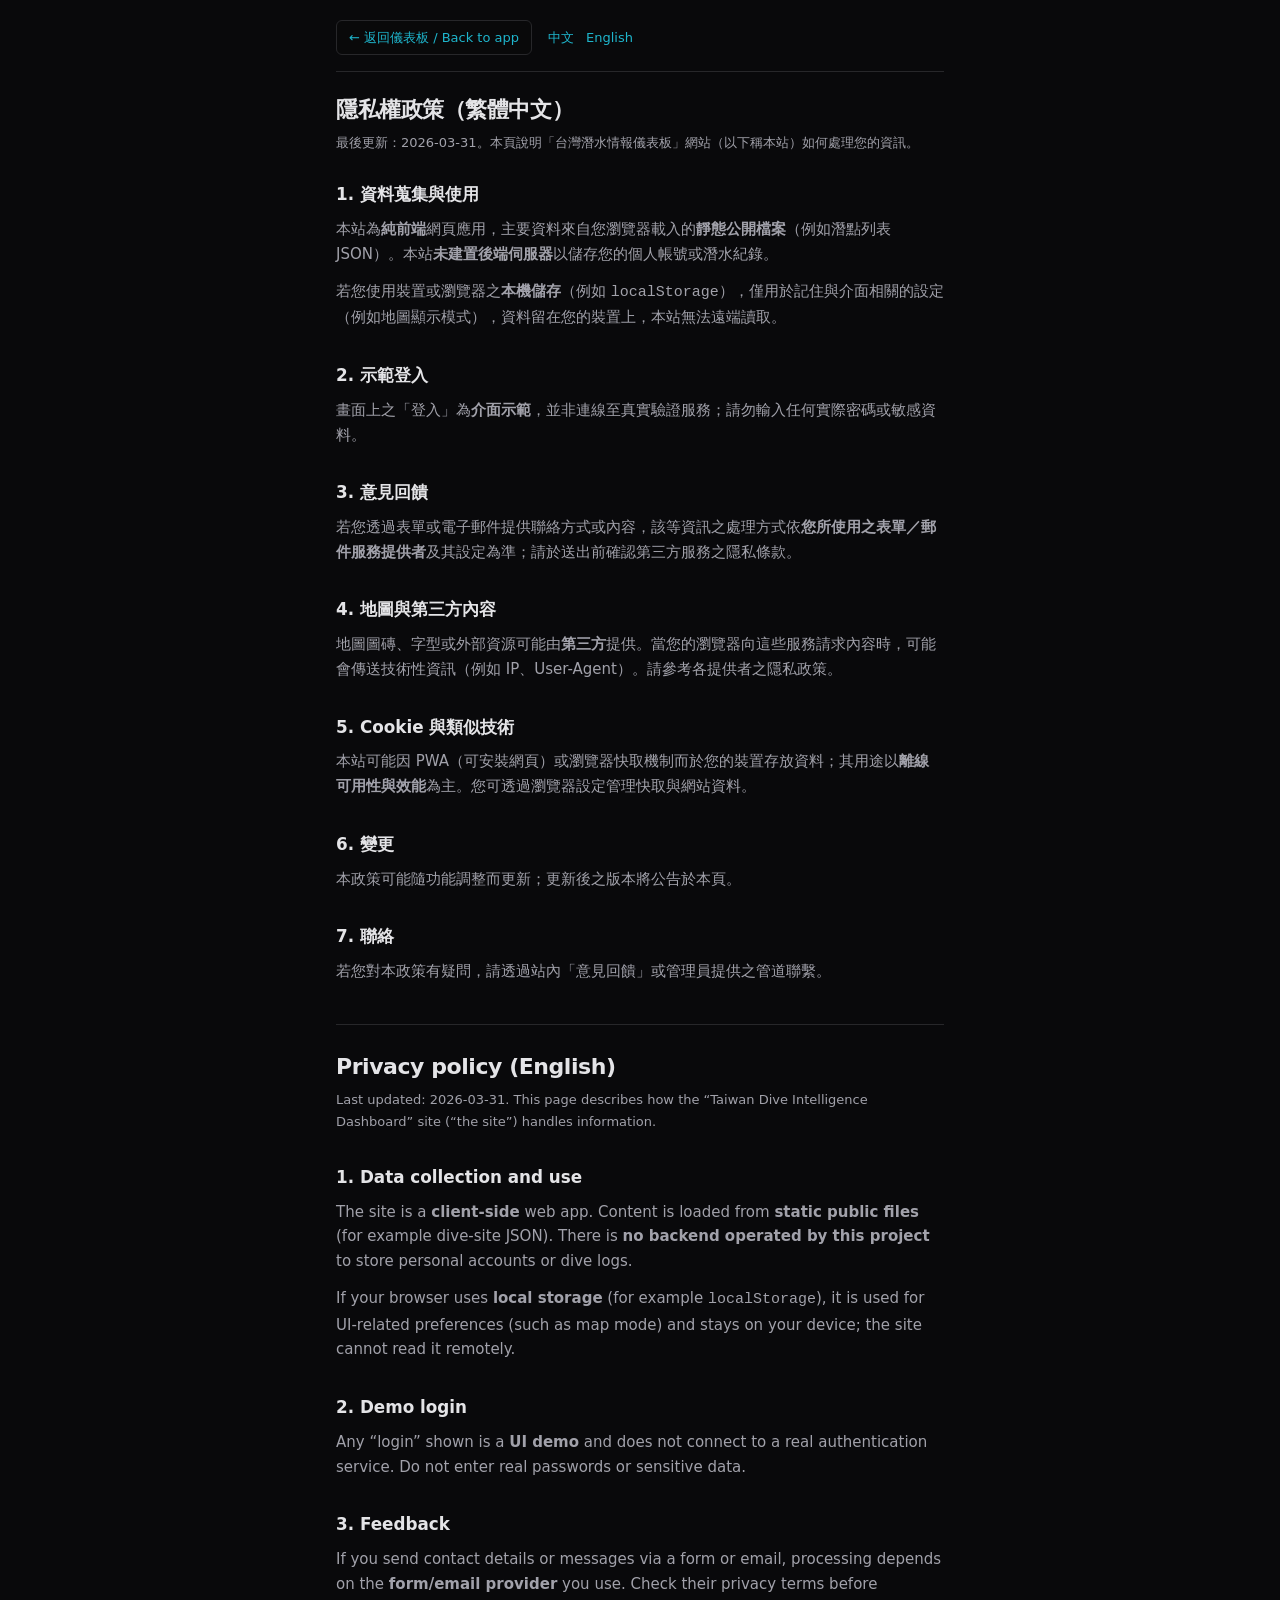
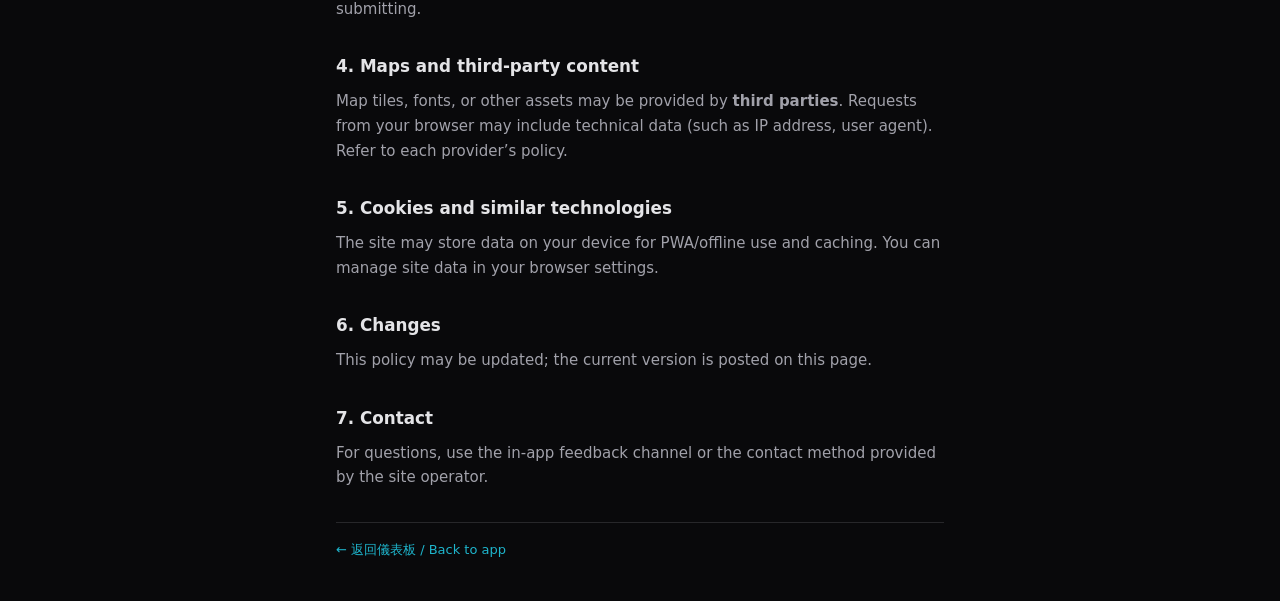
<file: privacy.html>
<!doctype html>
<html lang="zh-TW">
  <head>
    <meta charset="UTF-8" />
    <meta name="viewport" content="width=device-width, initial-scale=1.0" />
    <meta name="theme-color" content="#09090b" />
    <meta
      name="description"
      content="台灣潛水情報儀表板 — 隱私權政策（靜態前端、無帳號伺服器）"
    />
    <title>隱私權政策 · 台灣潛水情報儀表板</title>
    <style>
      :root {
        --bg: #09090b;
        --fg: #e4e4e7;
        --muted: #a1a1aa;
        --dim: #71717a;
        --border: #27272a;
        --accent: #22d3ee;
        --accent-dim: rgba(34, 211, 238, 0.85);
      }
      * {
        box-sizing: border-box;
      }
      body {
        margin: 0;
        min-height: 100dvh;
        font-family:
          ui-sans-serif,
          system-ui,
          -apple-system,
          "Segoe UI",
          Roboto,
          "Noto Sans TC",
          sans-serif;
        background: var(--bg);
        color: var(--fg);
        line-height: 1.65;
        font-size: 15px;
      }
      a {
        color: var(--accent-dim);
        text-decoration: none;
      }
      a:hover {
        text-decoration: underline;
      }
      .wrap {
        max-width: 40rem;
        margin: 0 auto;
        padding: 1.25rem max(1rem, env(safe-area-inset-left)) 2rem max(1rem, env(safe-area-inset-right));
      }
      .top {
        display: flex;
        flex-wrap: wrap;
        align-items: center;
        gap: 0.75rem 1rem;
        padding-bottom: 1rem;
        margin-bottom: 1.25rem;
        border-bottom: 1px solid var(--border);
      }
      .back {
        display: inline-flex;
        align-items: center;
        padding: 0.35rem 0.75rem;
        border: 1px solid var(--border);
        border-radius: 0.375rem;
        background: rgba(9, 9, 11, 0.6);
        font-size: 0.8125rem;
        font-weight: 500;
      }
      .back:hover {
        border-color: rgba(34, 211, 238, 0.35);
        background: #18181b;
        text-decoration: none;
      }
      .nav-jump {
        font-size: 0.8125rem;
        color: var(--dim);
      }
      .nav-jump a {
        margin-right: 0.75rem;
      }
      h1 {
        font-size: 1.375rem;
        font-weight: 700;
        letter-spacing: -0.02em;
        margin: 0 0 0.25rem;
      }
      .sub {
        font-size: 0.8125rem;
        color: var(--muted);
        margin: 0 0 1.5rem;
      }
      h2 {
        font-size: 1.05rem;
        font-weight: 600;
        margin: 1.75rem 0 0.5rem;
        padding-top: 0.25rem;
      }
      h2:first-of-type {
        margin-top: 0;
      }
      p,
      ul {
        margin: 0 0 0.75rem;
        color: var(--muted);
      }
      ul {
        padding-left: 1.25rem;
      }
      li {
        margin-bottom: 0.35rem;
      }
      .note {
        font-size: 0.8125rem;
        color: var(--dim);
        border-top: 1px solid var(--border);
        margin-top: 2rem;
        padding-top: 1rem;
      }
    </style>
  </head>
  <body>
    <div class="wrap">
      <div class="top">
        <a class="back" href="./">← 返回儀表板 / Back to app</a>
        <span class="nav-jump"><a href="#zh">中文</a><a href="#en">English</a></span>
      </div>

      <h1 id="zh">隱私權政策（繁體中文）</h1>
      <p class="sub">最後更新：2026-03-31。本頁說明「台灣潛水情報儀表板」網站（以下稱本站）如何處理您的資訊。</p>

      <h2>1. 資料蒐集與使用</h2>
      <p>
        本站為<strong>純前端</strong>網頁應用，主要資料來自您瀏覽器載入的<strong>靜態公開檔案</strong>（例如潛點列表
        JSON）。本站<strong>未建置後端伺服器</strong>以儲存您的個人帳號或潛水紀錄。
      </p>
      <p>
        若您使用裝置或瀏覽器之<strong>本機儲存</strong>（例如 <code>localStorage</code>），僅用於記住與介面相關的設定（例如地圖顯示模式），資料留在您的裝置上，本站無法遠端讀取。
      </p>

      <h2>2. 示範登入</h2>
      <p>
        畫面上之「登入」為<strong>介面示範</strong>，並非連線至真實驗證服務；請勿輸入任何實際密碼或敏感資料。
      </p>

      <h2>3. 意見回饋</h2>
      <p>
        若您透過表單或電子郵件提供聯絡方式或內容，該等資訊之處理方式依<strong>您所使用之表單／郵件服務提供者</strong>及其設定為準；請於送出前確認第三方服務之隱私條款。
      </p>

      <h2>4. 地圖與第三方內容</h2>
      <p>
        地圖圖磚、字型或外部資源可能由<strong>第三方</strong>提供。當您的瀏覽器向這些服務請求內容時，可能會傳送技術性資訊（例如 IP、User-Agent）。請參考各提供者之隱私政策。
      </p>

      <h2>5. Cookie 與類似技術</h2>
      <p>
        本站可能因 PWA（可安裝網頁）或瀏覽器快取機制而於您的裝置存放資料；其用途以<strong>離線可用性與效能</strong>為主。您可透過瀏覽器設定管理快取與網站資料。
      </p>

      <h2>6. 變更</h2>
      <p>本政策可能隨功能調整而更新；更新後之版本將公告於本頁。</p>

      <h2>7. 聯絡</h2>
      <p>若您對本政策有疑問，請透過站內「意見回饋」或管理員提供之管道聯繫。</p>

      <hr style="border: none; border-top: 1px solid var(--border); margin: 2.5rem 0 1.5rem" />

      <h1 id="en">Privacy policy (English)</h1>
      <p class="sub">Last updated: 2026-03-31. This page describes how the “Taiwan Dive Intelligence Dashboard” site (“the site”) handles information.</p>

      <h2>1. Data collection and use</h2>
      <p>
        The site is a <strong>client-side</strong> web app. Content is loaded from <strong>static public files</strong> (for example dive-site JSON). There is <strong>no backend operated by this project</strong> to store personal accounts or dive logs.
      </p>
      <p>
        If your browser uses <strong>local storage</strong> (for example <code>localStorage</code>), it is used for UI-related preferences (such as map mode) and stays on your device; the site cannot read it remotely.
      </p>

      <h2>2. Demo login</h2>
      <p>
        Any “login” shown is a <strong>UI demo</strong> and does not connect to a real authentication service. Do not enter real passwords or sensitive data.
      </p>

      <h2>3. Feedback</h2>
      <p>
        If you send contact details or messages via a form or email, processing depends on the <strong>form/email provider</strong> you use. Check their privacy terms before submitting.
      </p>

      <h2>4. Maps and third-party content</h2>
      <p>
        Map tiles, fonts, or other assets may be provided by <strong>third parties</strong>. Requests from your browser may include technical data (such as IP address, user agent). Refer to each provider’s policy.
      </p>

      <h2>5. Cookies and similar technologies</h2>
      <p>
        The site may store data on your device for PWA/offline use and caching. You can manage site data in your browser settings.
      </p>

      <h2>6. Changes</h2>
      <p>This policy may be updated; the current version is posted on this page.</p>

      <h2>7. Contact</h2>
      <p>For questions, use the in-app feedback channel or the contact method provided by the site operator.</p>

      <p class="note">
        <a href="./">← 返回儀表板 / Back to app</a>
      </p>
    </div>
  </body>
</html>
</file>
